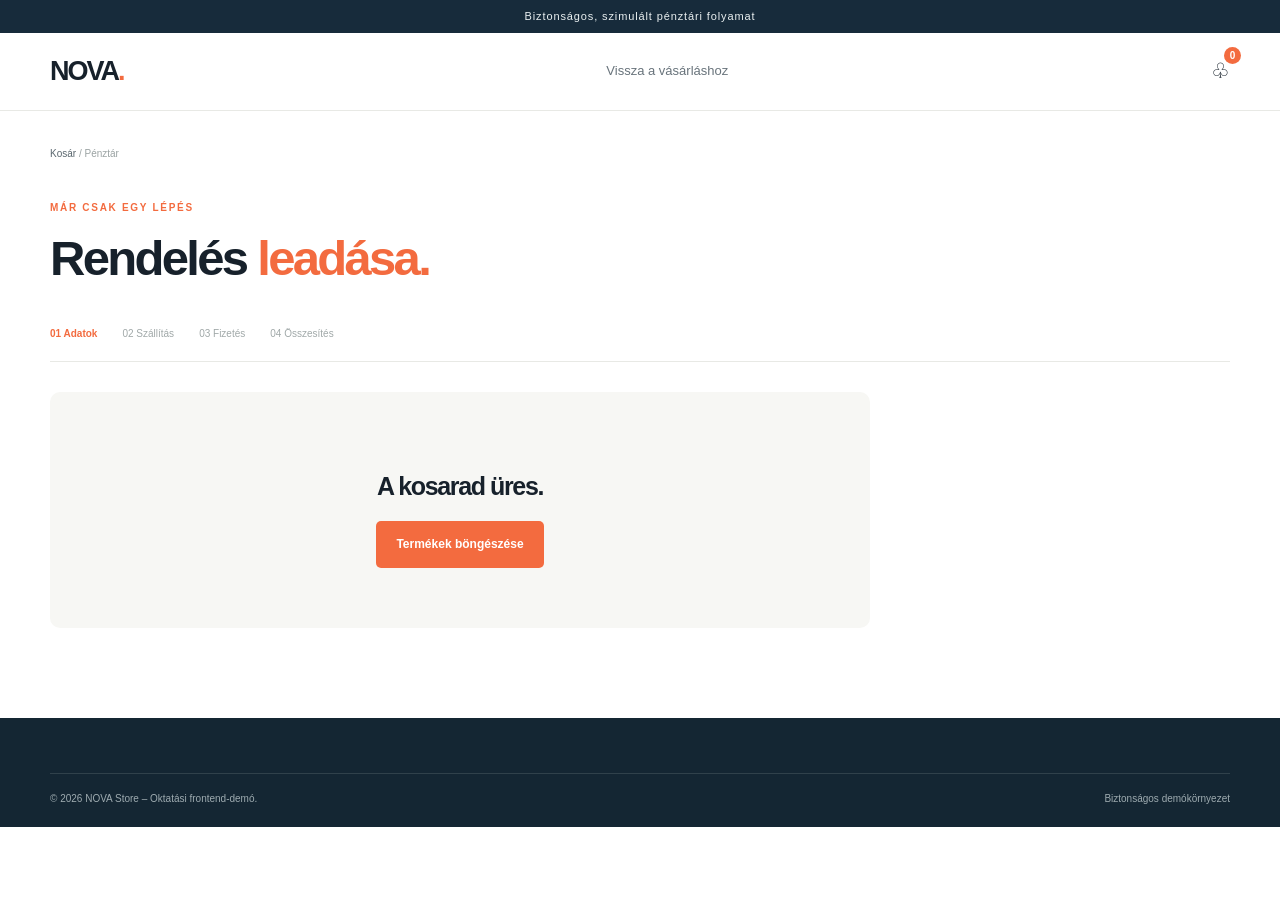
<file: checkout.html>
<!DOCTYPE html><html lang="hu"><head><meta charset="UTF-8"><meta name="viewport" content="width=device-width, initial-scale=1.0"><title>Pénztár — NOVA</title><link rel="stylesheet" href="css/style.css"><script src="js/products.js" defer></script><script src="js/cart.js" defer></script><script src="js/checkout.js" defer></script><script src="js/app.js" defer></script></head><body>
<div class="announcement">Biztonságos, szimulált pénztári folyamat</div><header class="site-header"><div class="container header-inner"><a class="logo" href="index.html">NOVA<span>.</span></a><nav class="main-nav"><a href="products.html">Vissza a vásárláshoz</a></nav><div class="header-actions"><a class="icon-link cart-link" href="cart.html">♧ <span class="cart-count">0</span></a></div></div></header>
<main class="container page-main"><div class="breadcrumb"><a href="cart.html">Kosár</a> / Pénztár</div><span class="eyebrow">MÁR CSAK EGY LÉPÉS</span><h1>Rendelés <em>leadása.</em></h1><div class="checkout-steps"><span class="step-active">01 Adatok</span><span>02 Szállítás</span><span>03 Fizetés</span><span>04 Összesítés</span></div><div id="checkout-content" class="checkout-layout"><form id="checkout-form" class="checkout-form"><section class="checkout-panel"><h2>Kapcsolattartási adatok</h2><div class="form-grid"><label>Teljes név<input name="name" required minlength="3" autocomplete="name"></label><label>E-mail-cím<input name="email" type="email" required autocomplete="email"></label><label>Telefonszám<input name="phone" type="tel" required pattern="[+0-9 ()-]{8,}" autocomplete="tel"></label><label>Város<input name="city" required autocomplete="address-level2"></label><label class="full">Utca, házszám<input name="address" required autocomplete="street-address"></label><label>Irányítószám<input name="zip" required pattern="[0-9]{4}" maxlength="4" autocomplete="postal-code"></label></div></section><section class="checkout-panel"><h2>Szállítási mód</h2><label class="radio-card"><input type="radio" name="shipping" value="1490" checked><span><b>Házhoz szállítás</b><small>2–4 munkanap</small></span><strong>1 490 Ft</strong></label><label class="radio-card"><input type="radio" name="shipping" value="990"><span><b>Csomagpont</b><small>3–5 munkanap</small></span><strong>990 Ft</strong></label></section><section class="checkout-panel"><h2>Fizetési mód</h2><label class="radio-card"><input type="radio" name="payment" value="card" checked><span><b>Bankkártya (szimulált)</b><small>Valódi fizetés nem történik.</small></span></label><label class="radio-card"><input type="radio" name="payment" value="cod"><span><b>Utánvét</b><small>Fizetés átvételkor – demó.</small></span></label></section><button class="btn btn-primary btn-wide" type="submit">Rendelés ellenőrzése ↗</button></form><aside id="checkout-summary" class="summary-card"></aside></div></main><footer class="site-footer"><div class="container footer-bottom"><span>© 2026 NOVA Store – Oktatási frontend-demó.</span><span>Biztonságos demókörnyezet</span></div></footer><div id="toast-region" class="toast-region" aria-live="polite"></div></body></html>
</file>
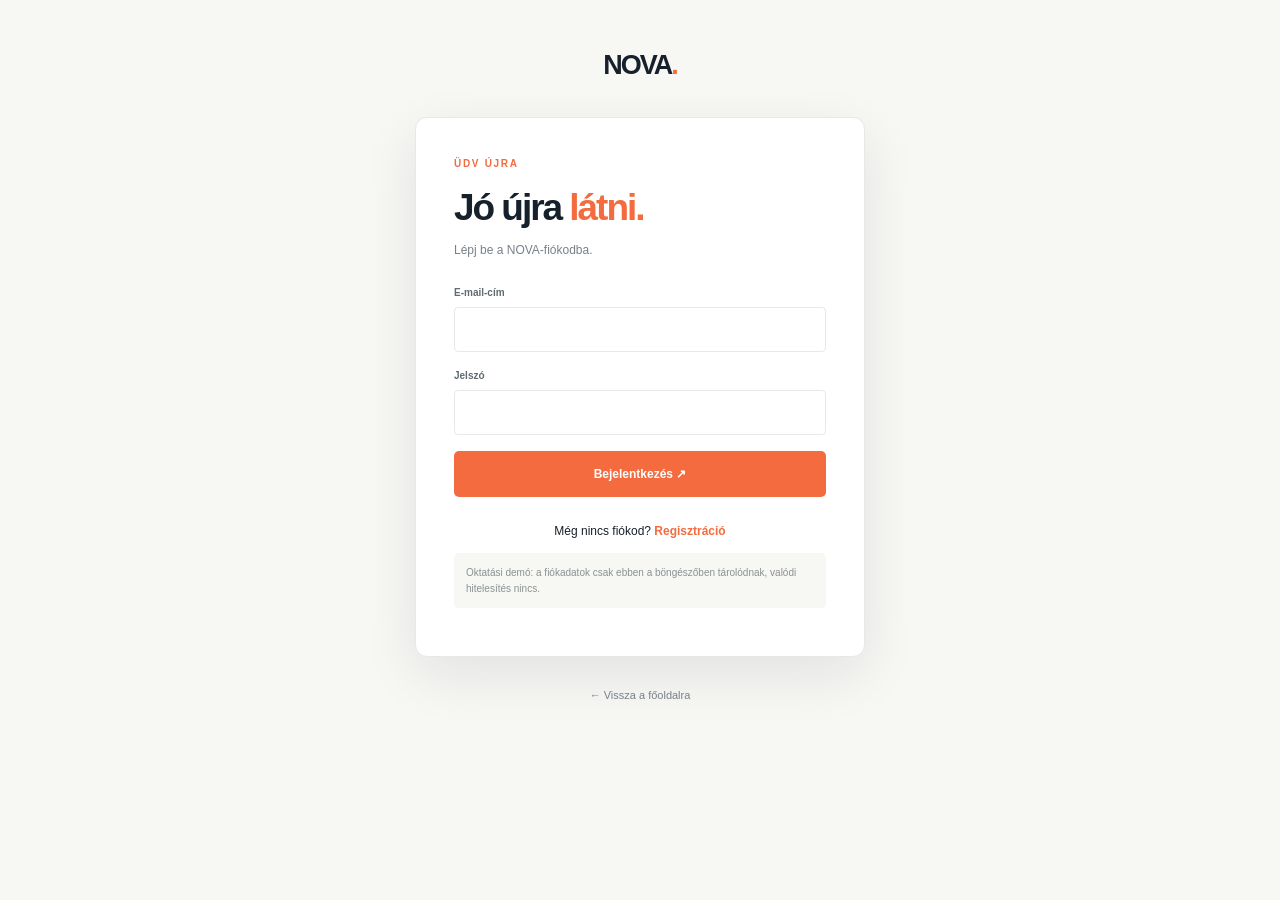
<file: login.html>
<!DOCTYPE html><html lang="hu"><head><meta charset="UTF-8"><meta name="viewport" content="width=device-width, initial-scale=1.0"><title>Bejelentkezés — NOVA</title><link rel="stylesheet" href="css/style.css"><script src="js/auth.js" defer></script><script src="js/app.js" defer></script></head><body class="auth-body"><main class="auth-wrap"><a class="logo" href="index.html">NOVA<span>.</span></a><section class="auth-card"><span class="eyebrow">ÜDV ÚJRA</span><h1>Jó újra <em>látni.</em></h1><p class="muted">Lépj be a NOVA-fiókodba.</p><form id="login-form" class="stack-form"><label>E-mail-cím<input type="email" name="email" required autocomplete="email"></label><label>Jelszó<input type="password" name="password" required minlength="4" autocomplete="current-password"></label><button class="btn btn-primary btn-wide" type="submit">Bejelentkezés ↗</button></form><p class="auth-switch">Még nincs fiókod? <a href="register.html">Regisztráció</a></p><p class="demo-note">Oktatási demó: a fiókadatok csak ebben a böngészőben tárolódnak, valódi hitelesítés nincs.</p></section><a class="back-link" href="index.html">← Vissza a főoldalra</a></main><div id="toast-region" class="toast-region" aria-live="polite"></div></body></html>
</file>
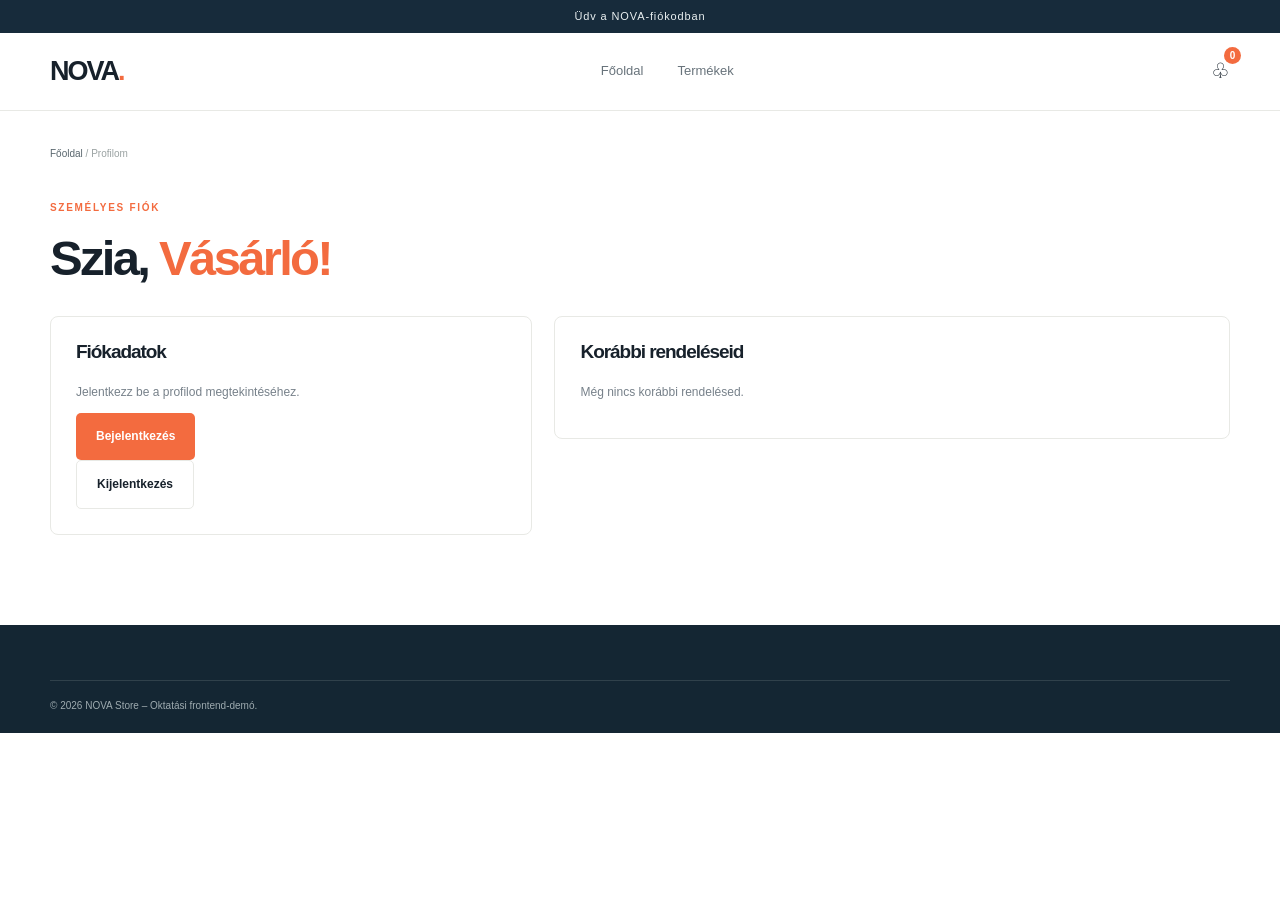
<file: profile.html>
<!DOCTYPE html><html lang="hu"><head><meta charset="UTF-8"><meta name="viewport" content="width=device-width, initial-scale=1.0"><title>Profilom — NOVA</title><link rel="stylesheet" href="css/style.css"><script src="js/auth.js" defer></script><script src="js/cart.js" defer></script><script src="js/app.js" defer></script></head><body><div class="announcement">Üdv a NOVA-fiókodban</div><header class="site-header"><div class="container header-inner"><a class="logo" href="index.html">NOVA<span>.</span></a><nav class="main-nav"><a href="index.html">Főoldal</a><a href="products.html">Termékek</a></nav><div class="header-actions"><a class="icon-link cart-link" href="cart.html">♧ <span class="cart-count">0</span></a></div></div></header><main class="container page-main"><div class="breadcrumb"><a href="index.html">Főoldal</a> / Profilom</div><span class="eyebrow">SZEMÉLYES FIÓK</span><h1>Szia, <em id="profile-name">Vásárló!</em></h1><div class="profile-layout"><section class="checkout-panel"><h2>Fiókadatok</h2><div id="profile-info"></div><button id="logout-btn" class="btn btn-outline">Kijelentkezés</button></section><section class="checkout-panel"><h2>Korábbi rendeléseid</h2><div id="order-history" class="order-history"></div></section></div></main><footer class="site-footer"><div class="container footer-bottom"><span>© 2026 NOVA Store – Oktatási frontend-demó.</span></div></footer><div id="toast-region" class="toast-region" aria-live="polite"></div></body></html>
</file>
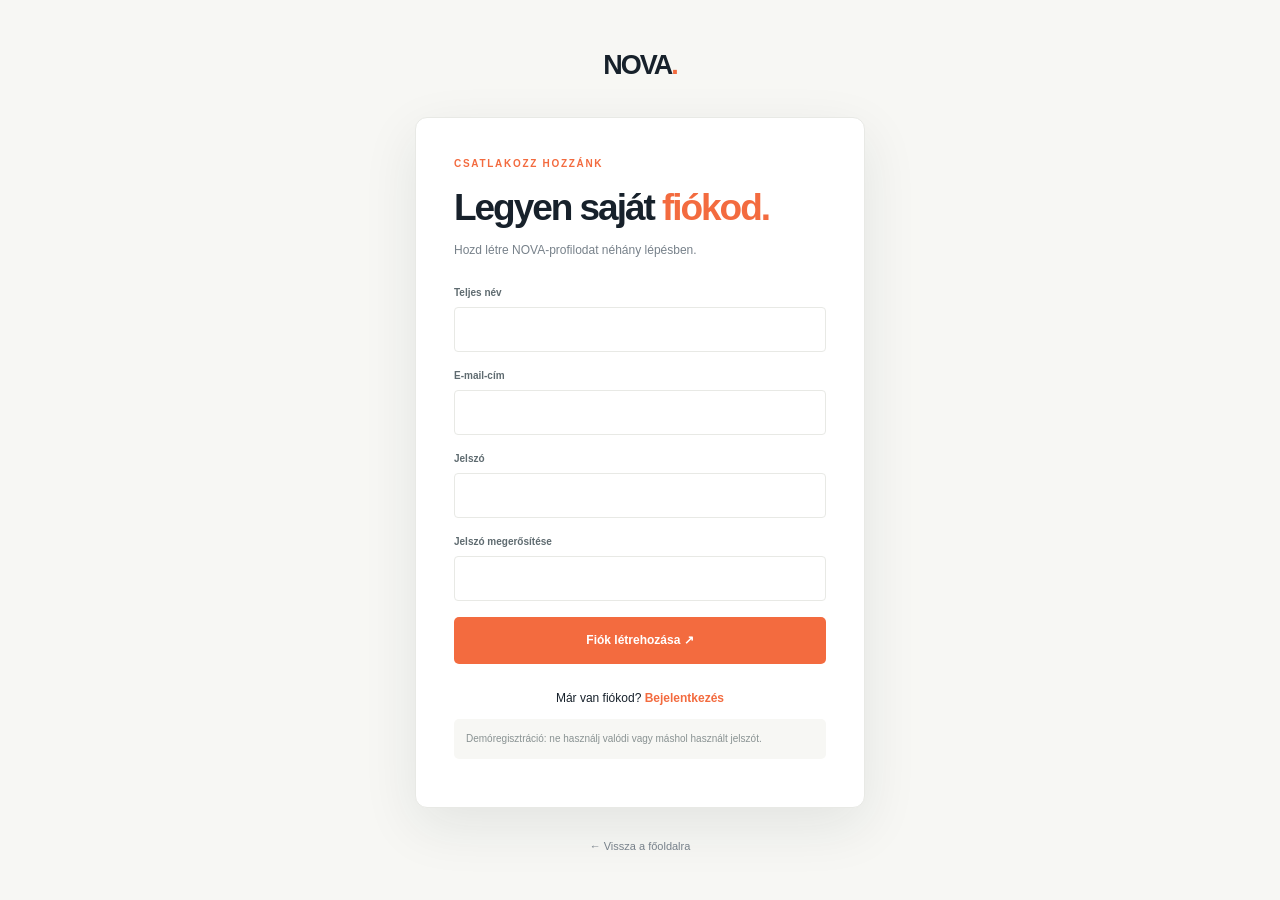
<file: register.html>
<!DOCTYPE html><html lang="hu"><head><meta charset="UTF-8"><meta name="viewport" content="width=device-width, initial-scale=1.0"><title>Regisztráció — NOVA</title><link rel="stylesheet" href="css/style.css"><script src="js/auth.js" defer></script><script src="js/app.js" defer></script></head><body class="auth-body"><main class="auth-wrap"><a class="logo" href="index.html">NOVA<span>.</span></a><section class="auth-card"><span class="eyebrow">CSATLAKOZZ HOZZÁNK</span><h1>Legyen saját <em>fiókod.</em></h1><p class="muted">Hozd létre NOVA-profilodat néhány lépésben.</p><form id="register-form" class="stack-form"><label>Teljes név<input type="text" name="name" required minlength="3" autocomplete="name"></label><label>E-mail-cím<input type="email" name="email" required autocomplete="email"></label><label>Jelszó<input type="password" name="password" required minlength="6" autocomplete="new-password"></label><label>Jelszó megerősítése<input type="password" name="confirm" required minlength="6" autocomplete="new-password"></label><button class="btn btn-primary btn-wide" type="submit">Fiók létrehozása ↗</button></form><p class="auth-switch">Már van fiókod? <a href="login.html">Bejelentkezés</a></p><p class="demo-note">Demóregisztráció: ne használj valódi vagy máshol használt jelszót.</p></section><a class="back-link" href="index.html">← Vissza a főoldalra</a></main><div id="toast-region" class="toast-region" aria-live="polite"></div></body></html>
</file>
<file: css/style.css>
/* NOVA Store — egységes design rendszer */
:root{--ink:#17212b;--muted:#77818a;--paper:#f7f7f4;--white:#fff;--line:#e8e9e5;--accent:#f36b3f;--accent-dark:#d9552e;--navy:#172b3b;--soft:#eef1ee;--radius:18px;--shadow:0 18px 55px rgba(25,39,49,.09)}
*{box-sizing:border-box}html{scroll-behavior:smooth}body{margin:0;background:var(--white);color:var(--ink);font-family:"DM Sans",Arial,sans-serif;line-height:1.55}img{display:block;max-width:100%}a{color:inherit;text-decoration:none}button,input,select{font:inherit}button,a,input,select{outline-offset:3px}button{cursor:pointer}.container{width:min(1180px,calc(100% - 48px));margin:auto}.announcement{background:var(--navy);color:#eaf0f1;text-align:center;padding:8px 16px;font-size:11px;letter-spacing:.08em}.site-header{height:78px;background:#fff;border-bottom:1px solid var(--line);position:sticky;top:0;z-index:20}.header-inner{height:100%;display:flex;align-items:center;justify-content:space-between;gap:30px}.logo{font-family:Manrope,sans-serif;font-weight:800;font-size:27px;letter-spacing:-2px}.logo span{color:var(--accent)}.main-nav{display:flex;align-items:center;gap:34px;font-size:13px;color:#68737b}.main-nav a{transition:color .2s}.main-nav a:hover,.main-nav a.active{color:var(--ink)}.header-actions{display:flex;gap:20px;align-items:center}.icon-link{font-size:21px;position:relative}.cart-count{position:absolute;top:-8px;right:-11px;background:var(--accent);color:white;border-radius:20px;min-width:17px;height:17px;display:grid;place-items:center;font-size:10px;font-weight:700}.mobile-menu{display:none;border:0;background:none;font-size:24px}.hero{background:var(--paper);overflow:hidden}.hero-grid{min-height:590px;display:grid;grid-template-columns:1fr 1fr;align-items:center;gap:45px}.hero-copy{padding:65px 0}.eyebrow{font-size:10px;letter-spacing:.17em;font-weight:700;color:var(--accent);display:block;margin-bottom:17px}.hero h1,h1,h2,h3{font-family:Manrope,sans-serif;letter-spacing:-.055em;line-height:1.1}.hero h1{font-size:clamp(42px,5vw,67px);margin:0 0 22px}.hero h1 em,h1 em,h2 em{font-style:normal;color:var(--accent)}.hero-copy>p{max-width:480px;color:#69747b;font-size:15px;line-height:1.8}.hero-actions{display:flex;align-items:center;gap:25px;margin-top:30px}.btn{border:0;border-radius:5px;padding:14px 20px;font-size:12px;font-weight:700;display:inline-flex;align-items:center;justify-content:center;gap:18px;transition:transform .2s,background .2s}.btn:hover{transform:translateY(-2px)}.btn-primary{background:var(--accent);color:white}.btn-primary:hover{background:var(--accent-dark)}.btn-light{background:#fff;color:var(--ink)}.btn-outline{background:white;border:1px solid var(--line);color:var(--ink)}.btn-wide{width:100%}.text-link{font-size:12px;font-weight:700;border-bottom:1px solid #b8c0c0;padding-bottom:5px}.hero-note{display:flex;align-items:center;gap:12px;margin-top:55px;font-size:10px;color:#788188}.note-stars{color:var(--accent);letter-spacing:2px}.hero-visual{height:470px;position:relative;display:grid;place-items:center}.hero-visual>img{width:80%;height:85%;object-fit:cover;border-radius:48% 48% 18px 18px;position:relative;z-index:1;box-shadow:var(--shadow)}.hero-orbit{position:absolute;width:440px;height:440px;border:1px solid #dfe2dc;border-radius:50%}.floating-tag{position:absolute;z-index:2;left:0;bottom:52px;background:white;padding:14px 18px;border-radius:6px;box-shadow:var(--shadow);font-size:10px}.tag-dot{display:inline-block;width:7px;height:7px;background:#65ad80;border-radius:50%;margin-right:8px}.hero-index{position:absolute;right:0;bottom:25px;color:#98a0a2;font-size:11px;letter-spacing:.15em}.trust-strip{border-bottom:1px solid var(--line)}.trust-grid{display:grid;grid-template-columns:repeat(4,1fr);padding:23px 0;gap:20px}.trust-grid div{display:flex;gap:14px;align-items:center;font-size:11px;color:#67727a}.trust-grid b{color:var(--accent);font-size:10px}.section{padding-top:90px;padding-bottom:90px}.section-heading{display:flex;align-items:end;justify-content:space-between;gap:25px;margin-bottom:32px}.section-heading h2,.newsletter h2,.promo-copy h2{font-size:clamp(30px,3.5vw,43px);margin:0}.section-heading .eyebrow{margin-bottom:12px}.muted{color:var(--muted);font-size:13px}.product-grid{display:grid;grid-template-columns:repeat(4,minmax(0,1fr));gap:22px}.product-card{min-width:0;position:relative}.product-image{height:245px;background:#f3f4f1;border-radius:12px;position:relative;overflow:hidden;display:block}.product-image img{width:100%;height:100%;object-fit:cover;transition:transform .5s}.product-card:hover .product-image img{transform:scale(1.06)}.product-badge{position:absolute;top:13px;left:13px;background:white;color:var(--accent);padding:6px 9px;border-radius:3px;font-size:9px;font-weight:700;letter-spacing:.05em}.favorite-btn{position:absolute;right:12px;top:11px;border:0;background:#fff;width:31px;height:31px;border-radius:50%;font-size:17px;color:#7c8588}.favorite-btn.active{color:var(--accent)}.product-info{padding:14px 2px}.product-category{font-size:9px;letter-spacing:.12em;color:#939b9c;text-transform:uppercase}.product-info h3{font-size:15px;letter-spacing:-.02em;margin:5px 0 8px}.product-description{font-size:11px;color:var(--muted);margin:0 0 12px}.product-bottom{display:flex;justify-content:space-between;align-items:center;gap:8px}.price{font-size:14px;font-weight:700}.old-price{font-size:11px;color:#9da5a5;text-decoration:line-through;margin-left:6px;font-weight:400}.add-mini{border:1px solid var(--line);background:white;border-radius:4px;padding:8px 10px;font-size:10px;font-weight:700}.add-mini:hover{background:var(--ink);color:white}.category-section{background:var(--paper);padding:85px 0}.category-grid{display:grid;grid-template-columns:1.1fr 1fr 1fr;gap:17px}.category-card{min-height:280px;padding:25px;color:white;border-radius:10px;display:flex;flex-direction:column;align-items:flex-start;justify-content:space-between;background-size:cover;background-position:center;position:relative;overflow:hidden}.category-card:before{content:"";position:absolute;inset:0;background:linear-gradient(90deg,rgba(12,23,32,.75),rgba(12,23,32,.08))}.category-card>*{position:relative}.category-card span{font-size:9px;letter-spacing:.13em}.category-card h3{font-size:28px;margin:20px 0}.category-card b{font-size:11px}.category-audio{background-image:url("https://images.unsplash.com/photo-1505740420928-5e560c06d30?auto=format&fit=crop&w=900&q=80")}.category-wear{background-image:url("https://images.unsplash.com/photo-1546868871-7041f2a55e12?auto=format&fit=crop&w=900&q=80")}.category-home{background-image:url("https://images.unsplash.com/photo-1494438639946-1ebd1d20bf85?auto=format&fit=crop&w=900&q=80")}.promo-section{margin-top:90px;margin-bottom:90px;background:var(--navy);color:white;border-radius:12px;display:grid;grid-template-columns:1fr 1fr;overflow:hidden;min-height:350px}.promo-copy{padding:55px}.promo-copy p{max-width:390px;color:#b9c4c9;font-size:13px;margin:18px 0 25px}.promo-image img{height:100%;width:100%;object-fit:cover}.newsletter{background:var(--paper);padding:65px 0}.newsletter-inner{display:flex;align-items:center;justify-content:space-between;gap:45px}.newsletter h2{font-size:34px}.newsletter p{color:var(--muted);font-size:12px}.newsletter-form{display:grid;grid-template-columns:minmax(180px,280px) auto;gap:9px}.newsletter-form input,.search-box input{border:1px solid var(--line);background:white;padding:14px;border-radius:4px;min-width:0}.newsletter-form small{grid-column:1/-1;color:#929a9a;font-size:9px}.site-footer{background:#142633;color:#e7ecee;padding:55px 0 20px}.footer-grid{display:grid;grid-template-columns:1.5fr 1fr 1fr 1fr;gap:40px;padding-bottom:45px}.logo-light{color:white}.footer-grid p{font-size:11px;color:#aab6bb;max-width:210px}.footer-grid>div:not(:first-child){display:flex;flex-direction:column;gap:11px;font-size:11px;color:#aab6bb}.footer-grid b{color:white;margin-bottom:5px}.footer-bottom{border-top:1px solid #30414b;padding-top:17px;display:flex;justify-content:space-between;color:#9eabb0;font-size:10px}.page-main{padding-top:35px;padding-bottom:90px}.breadcrumb{font-size:10px;color:#9aa2a2;margin-bottom:38px}.breadcrumb a{color:#59666d}.page-title-row{display:flex;align-items:end;justify-content:space-between;margin-bottom:32px}.page-title-row h1,h1{font-size:clamp(35px,4vw,49px);margin:0 0 10px}.page-title-row .eyebrow{margin-bottom:10px}.result-count{font-size:11px;color:var(--muted)}.catalog-layout{display:grid;grid-template-columns:220px 1fr;gap:35px}.filters{border:1px solid var(--line);border-radius:8px;padding:20px;height:max-content}.filter-heading{display:flex;justify-content:space-between;align-items:center;margin-bottom:24px}.filter-heading h3{font-size:16px;margin:0}.clear-btn{border:0;background:none;color:var(--accent);font-size:10px}.field-label{display:block;font-size:11px;font-weight:700;margin:18px 0 8px}.filters select,.filters input[type=range]{width:100%}.filters select{padding:10px;border:1px solid var(--line);border-radius:4px;background:white;font-size:11px}.filters input[type=range]{accent-color:var(--accent)}.check-row{display:flex;gap:8px;align-items:center;font-size:11px;margin-top:20px}.check-row input{accent-color:var(--accent)}.catalog-toolbar{display:flex;justify-content:space-between;align-items:center;margin-bottom:20px}.search-box{display:flex;align-items:center;border:1px solid var(--line);border-radius:4px;padding-left:12px;width:min(340px,100%)}.search-box input{border:0;width:100%;font-size:11px}.catalog-content .product-grid{grid-template-columns:repeat(3,minmax(0,1fr));gap:22px}.catalog-content .product-image{height:220px}.empty-state{text-align:center;padding:60px 20px;background:var(--paper);color:var(--muted);border-radius:8px}.hidden{display:none!important}.product-detail{display:grid;grid-template-columns:1fr 1fr;gap:65px;align-items:start}.detail-image{height:520px;background:var(--paper);border-radius:12px;overflow:hidden}.detail-image img{width:100%;height:100%;object-fit:cover}.detail-copy{padding:25px 0}.detail-copy h1{font-size:43px;margin:0 0 12px}.detail-rating{color:#d99b3d;font-size:12px;margin-bottom:20px}.detail-price{font-size:25px;font-weight:800;margin:20px 0}.detail-description{color:var(--muted);font-size:13px;line-height:1.9}.stock{font-size:11px;color:#39835a;margin:22px 0}.purchase-row{display:flex;gap:12px;margin:20px 0}.quantity-control{display:flex;border:1px solid var(--line);align-items:center;border-radius:4px}.quantity-control button{width:34px;border:0;background:white}.quantity-control input{width:35px;border:0;text-align:center}.detail-meta{border-top:1px solid var(--line);margin-top:28px;padding-top:18px;color:var(--muted);font-size:11px;line-height:2}.cart-layout{display:grid;grid-template-columns:1fr 340px;gap:30px;margin-top:35px}.cart-items{border-top:1px solid var(--line)}.cart-row{display:grid;grid-template-columns:100px 1fr auto;gap:18px;align-items:center;padding:18px 0;border-bottom:1px solid var(--line)}.cart-row img{width:100px;height:100px;object-fit:cover;border-radius:8px;background:var(--paper)}.cart-row h3{font-size:15px;margin:0 0 5px}.cart-row small{color:var(--muted)}.cart-row-actions{display:flex;align-items:center;gap:10px;margin-top:12px}.cart-row-actions button{border:1px solid var(--line);background:white;padding:5px 9px}.remove-btn{color:#b45a49!important}.summary-card{padding:25px;background:var(--paper);border-radius:9px;height:max-content}.summary-card h3{font-size:18px;margin:0 0 22px}.summary-line{display:flex;justify-content:space-between;font-size:12px;margin:13px 0;color:#66727a}.summary-total{border-top:1px solid #dfe2de;padding-top:17px;margin-top:18px;font-size:15px;font-weight:800;color:var(--ink)}.summary-card .btn{width:100%;margin-top:20px}.empty-cart{text-align:center;background:var(--paper);padding:60px 20px;border-radius:10px}.empty-cart h2{font-size:25px}.checkout-steps{display:flex;gap:25px;border-bottom:1px solid var(--line);padding:20px 0;margin:20px 0 30px;font-size:10px;color:#a0a8a8}.step-active{color:var(--accent);font-weight:700}.checkout-layout{display:grid;grid-template-columns:1fr 330px;gap:30px;align-items:start}.checkout-form{display:grid;gap:17px}.checkout-panel{border:1px solid var(--line);border-radius:8px;padding:25px}.checkout-panel h2{font-size:19px;margin:0 0 20px}.form-grid{display:grid;grid-template-columns:1fr 1fr;gap:15px}.form-grid label,.stack-form label{font-size:10px;font-weight:700;color:#5f6b70;display:flex;flex-direction:column;gap:7px}.form-grid input,.stack-form input{border:1px solid var(--line);padding:12px;border-radius:4px;font-size:12px;width:100%}.form-grid .full{grid-column:1/-1}.radio-card{display:flex;align-items:center;gap:13px;padding:14px;border:1px solid var(--line);border-radius:5px;margin:9px 0;font-size:11px}.radio-card input{accent-color:var(--accent)}.radio-card span{display:flex;flex-direction:column;flex:1}.radio-card small{color:var(--muted);font-size:10px}.radio-card strong{font-size:11px}.auth-body{background:var(--paper);min-height:100vh}.auth-wrap{width:min(450px,calc(100% - 36px));margin:0 auto;padding:45px 0;display:flex;flex-direction:column;align-items:center;gap:30px}.auth-card{background:white;border:1px solid var(--line);border-radius:12px;padding:38px;width:100%;box-shadow:var(--shadow)}.auth-card h1{font-size:37px}.auth-card>p{font-size:12px}.stack-form{display:grid;gap:16px;margin-top:25px}.auth-switch{text-align:center;margin-top:25px}.auth-switch a{color:var(--accent);font-weight:700}.demo-note{background:var(--paper);padding:12px;border-radius:5px;color:#899292;font-size:10px!important}.back-link{font-size:11px;color:var(--muted)}.profile-layout{display:grid;grid-template-columns:1fr 1.4fr;gap:22px;margin-top:30px}.profile-layout .checkout-panel{height:max-content}.profile-layout p{font-size:12px;color:var(--muted)}.order-history{font-size:12px;color:var(--muted)}.order-item{padding:14px 0;border-bottom:1px solid var(--line)}.toast-region{position:fixed;right:22px;bottom:22px;z-index:100;display:grid;gap:8px}.toast{background:var(--navy);color:white;padding:13px 18px;border-radius:6px;box-shadow:var(--shadow);font-size:12px;animation:toast-in .25s ease}.toast.error{background:#a53f32}@keyframes toast-in{from{opacity:0;transform:translateY(10px)}to{opacity:1;transform:translateY(0)}}.sr-only{position:absolute;width:1px;height:1px;padding:0;margin:-1px;overflow:hidden;clip:rect(0,0,0,0);white-space:nowrap;border:0}
@media(max-width:900px){.main-nav{gap:17px}.hero-grid{min-height:500px}.hero-visual{height:390px}.product-grid{grid-template-columns:repeat(2,minmax(0,1fr))}.catalog-content .product-grid{grid-template-columns:repeat(2,minmax(0,1fr))}.product-image{height:220px}.cart-layout,.checkout-layout{grid-template-columns:1fr 290px}.category-grid{grid-template-columns:1fr 1fr}.category-card:last-child{grid-column:1/-1}.trust-grid{grid-template-columns:repeat(2,1fr)}}
@media(max-width:650px){.container{width:min(100% - 32px,1180px)}.site-header{height:66px}.mobile-menu{display:block;margin-left:auto}.main-nav{display:none;position:absolute;top:66px;left:0;right:0;background:white;padding:20px 24px;box-shadow:var(--shadow);flex-direction:column;align-items:flex-start}.main-nav.open{display:flex}.header-inner{gap:15px}.header-actions{gap:14px}.logo{font-size:24px}.hero-grid{grid-template-columns:1fr;gap:0;padding-top:25px}.hero-copy{padding:30px 0 0}.hero h1{font-size:43px}.hero-note{margin-top:30px}.hero-visual{height:300px}.hero-visual>img{width:70%;height:90%}.hero-orbit{width:280px;height:280px}.floating-tag{bottom:18px;left:0}.hero-index{bottom:0}.trust-grid{gap:15px}.trust-grid div{font-size:10px}.section{padding:60px 0}.section-heading{align-items:flex-start;flex-direction:column}.product-grid,.catalog-content .product-grid{grid-template-columns:repeat(2,minmax(0,1fr));gap:15px}.product-image,.catalog-content .product-image{height:170px}.product-info h3{font-size:13px}.product-description{display:none}.product-bottom{align-items:flex-start;flex-direction:column}.category-section{padding:60px 0}.category-grid{grid-template-columns:1fr}.category-card,.category-card:last-child{grid-column:auto;min-height:220px}.promo-section{grid-template-columns:1fr;margin:60px auto}.promo-copy{padding:35px 25px}.promo-image{height:220px}.newsletter-inner{flex-direction:column;align-items:flex-start}.newsletter-form{width:100%;grid-template-columns:1fr}.newsletter-form small{grid-column:auto}.footer-grid{grid-template-columns:1fr 1fr;gap:30px}.footer-grid>div:first-child{grid-column:1/-1}.footer-bottom{gap:12px;flex-direction:column}.page-main{padding-top:25px}.catalog-layout{grid-template-columns:1fr}.filters{display:grid;grid-template-columns:1fr 1fr;gap:5px 14px}.filter-heading{grid-column:1/-1}.filters .field-label{margin-top:10px}.filters .check-row{grid-column:1/-1}.catalog-toolbar{gap:10px}.catalog-toolbar>.muted{display:none}.product-detail{grid-template-columns:1fr;gap:15px}.detail-image{height:340px}.detail-copy{padding:10px 0}.detail-copy h1{font-size:34px}.cart-layout,.checkout-layout{grid-template-columns:1fr}.cart-row{grid-template-columns:75px 1fr;gap:12px}.cart-row img{width:75px;height:75px}.cart-row>.price{grid-column:2}.checkout-steps{gap:10px;overflow:auto;white-space:nowrap}.form-grid{grid-template-columns:1fr}.form-grid .full{grid-column:auto}.profile-layout{grid-template-columns:1fr}.auth-card{padding:27px 22px}.page-title-row{align-items:flex-start;flex-direction:column}.newsletter h2{font-size:30px}}
@media(prefers-reduced-motion:reduce){*,*::before,*::after{scroll-behavior:auto!important;animation-duration:.01ms!important;transition-duration:.01ms!important}}
</file>
